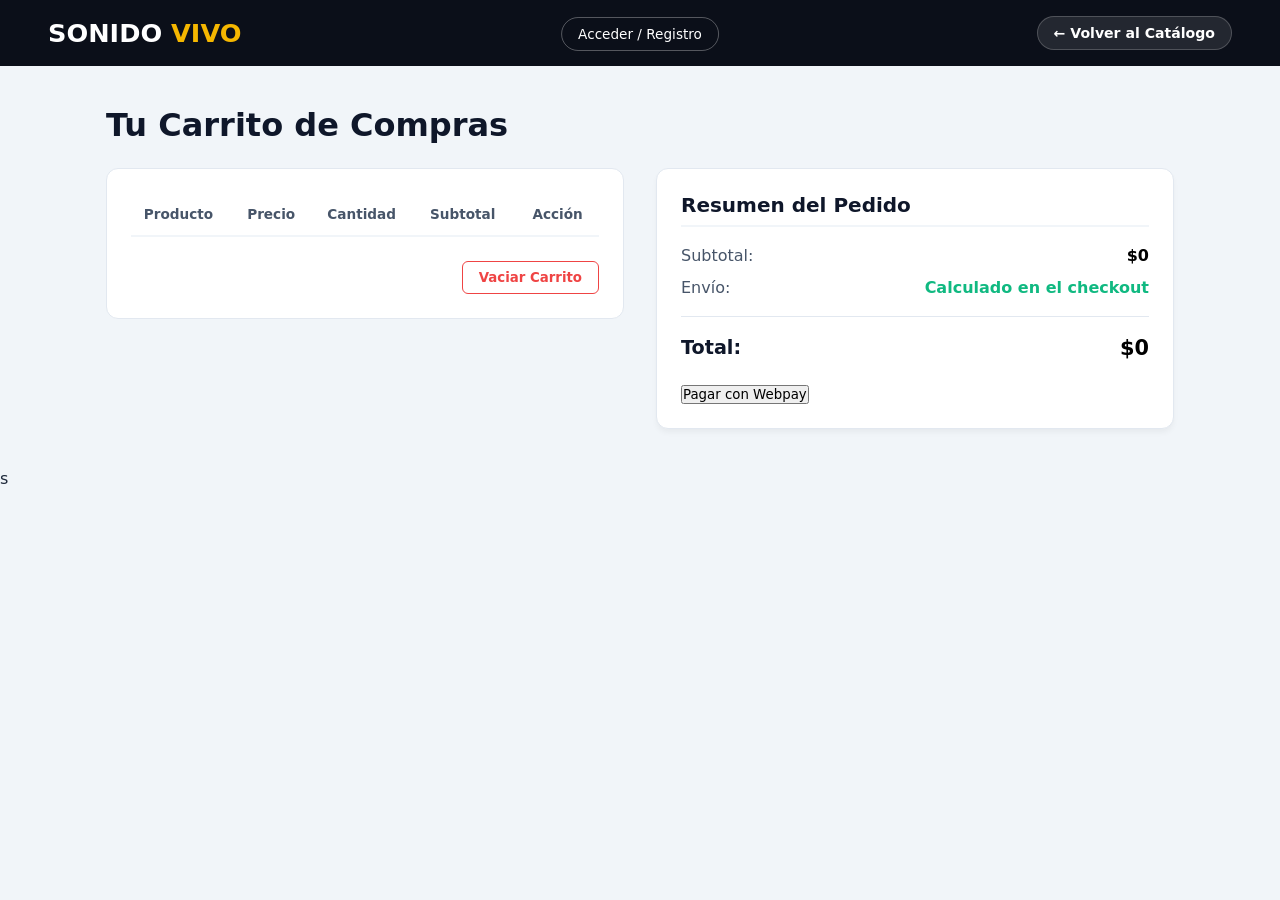
<file: carrito.html>
<!DOCTYPE html>
<html lang="es">
<head>
  <meta charset="UTF-8">
  <meta name="viewport" content="width=device-width, initial-scale=1.0">
  <title>Carrito de Compras - Sonido Vivo</title>
  <link rel="icon" href="data:image/svg+xml,<svg xmlns='http://www.w3.org/2000/svg' viewBox='0 0 64 64'><rect width='64' height='64' rx='14' fill='%23d00000'/><text x='32' y='36' font-family='Arial, sans-serif' font-style='italic' font-weight='bold' font-size='38' fill='%23ffffff' text-anchor='middle' dominant-baseline='central' letter-spacing='-4'>sv</text></svg>">
  <link rel="stylesheet" href="css/main.css?v=4">
</head>
<body>

<header class="site-header">
  <div class="top-bar" style="display: flex; align-items: center; justify-content: space-between; position: relative;">

    <!-- Logo Izquierda -->
    <div class="brand-logo">
      <a href="index.html">SONIDO <span>VIVO</span></a>
    </div>

    <!-- Usuario Centro -->
    <div class="user-center" style="position: absolute; left: 50%; transform: translateX(-50%);">
      <a href="login.html" class="btn-auth-pill">Acceder / Registro</a>
    </div>

    <!-- Volver Derecha -->
    <div class="user-actions">
      <a href="productos.html" class="btn-catalog-link">← Volver al Catálogo</a>
    </div>

  </div>
</header>

  <main style="max-width: 1100px; margin: 2.5rem auto; padding: 0 1rem;">
    <h2 style="font-size: 2rem; color: #0f172a; margin-bottom: 1.5rem;">Tu Carrito de Compras</h2>

    <div style="display: grid; grid-template-columns: repeat(auto-fit, minmax(320px, 1fr)); gap: 2rem; align-items: start;">
      
      <!-- Tabla de Productos -->
      <section style="background: #ffffff; border-radius: 12px; border: 1px solid #e2e8f0; padding: 1.5rem; overflow-x: auto;">
        <table style="width: 100%; border-collapse: collapse; text-align: left;">
          <thead>
            <tr style="border-bottom: 2px solid #f1f5f9; color: #475569; font-size: 0.85rem;">
              <th style="padding: 0.8rem;">Producto</th>
              <th style="padding: 0.8rem;">Precio</th>
              <th style="padding: 0.8rem;">Cantidad</th>
              <th style="padding: 0.8rem;">Subtotal</th>
              <th style="padding: 0.8rem; text-align: center;">Acción</th>
            </tr>
          </thead>
          <tbody id="tabla-carrito-body">
            <!-- Inyección dinámica vía carrito.js -->
          </tbody>
        </table>

        <div style="margin-top: 1.5rem; text-align: right;">
          <button onclick="vaciarCarrito()" style="background: none; border: 1px solid #ef4444; color: #ef4444; padding: 0.5rem 1rem; border-radius: 6px; cursor: pointer; font-weight: 600;">
            Vaciar Carrito
          </button>
        </div>
      </section>

      <!-- Resumen de Pago -->
      <section style="background: #ffffff; border-radius: 12px; border: 1px solid #e2e8f0; padding: 1.5rem; box-shadow: 0 4px 6px -1px rgba(0,0,0,0.05);">
        <h3 style="font-size: 1.25rem; color: #0f172a; margin-bottom: 1.2rem; border-bottom: 2px solid #f1f5f9; padding-bottom: 0.5rem;">Resumen del Pedido</h3>
        
        <div style="display: flex; justify-content: space-between; margin-bottom: 0.8rem; color: #475569;">
          <span>Subtotal:</span>
          <strong id="cart-subtotal" style="color: #000000;">$0</strong>
        </div>

        <div style="display: flex; justify-content: space-between; margin-bottom: 1.2rem; color: #475569;">
          <span>Envío:</span>
          <span style="color: #10b981; font-weight: 600;">Calculado en el checkout</span>
        </div>

        <hr style="border: 0; border-top: 1px solid #e2e8f0; margin-bottom: 1.2rem;">

        <div style="display: flex; justify-content: space-between; margin-bottom: 1.5rem; font-size: 1.2rem;">
          <strong style="color: #0f172a;">Total:</strong>
          <strong id="cart-total" style="color: #000000; font-size: 1.3rem;">$0</strong>
        </div>


        <button onclick="procesarPago()" class="btn-primary-block">Pagar con Webpay</button>
      </section>

    </div>
  </main>

  <script src="js/datos.js"></script>
  <script src="js/carrito.js"></script>
  <script src="js/login.js"></script>
</body>
</html>
s
</file>
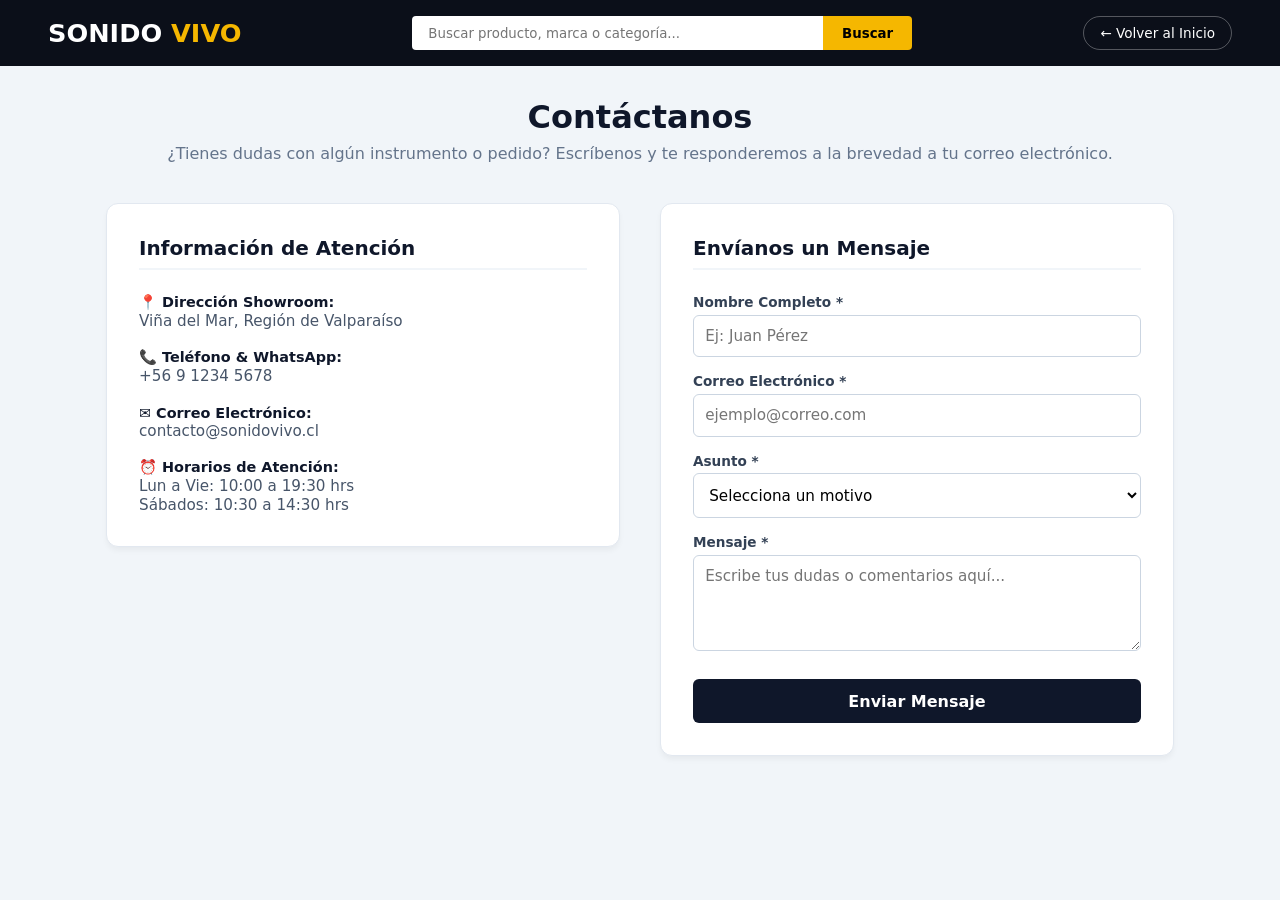
<file: contacto.html>
<!DOCTYPE html>
<html lang="es">
<head>
  <meta charset="UTF-8">
  <meta name="viewport" content="width=device-width, initial-scale=1.0">
  <title>Contacto - Sonido Vivo</title>

  <!-- Favicon oficial SV -->
  <link rel="icon" href="data:image/svg+xml,<svg xmlns='http://www.w3.org/2000/svg' viewBox='0 0 64 64'><defs><linearGradient id='grad' x1='0%25' y1='0%25' x2='100%25' y2='100%25'><stop offset='0%25' stop-color='%23e11d48'/><stop offset='100%25' stop-color='%23be123c'/></linearGradient></defs><rect width='64' height='64' rx='16' fill='url(%23grad)'/><text x='32' y='36' font-family='Arial, sans-serif' font-style='italic' font-weight='bold' font-size='38' fill='%23ffffff' text-anchor='middle' dominant-baseline='central' letter-spacing='-4'>sv</text></svg>">

  <link rel="stylesheet" href="css/main.css?v=4">
</head>
<body>

  <!-- Encabezado de la página -->
  <header class="site-header">
    <div class="top-bar">
      <div class="brand-logo">
        <a href="index.html">SONIDO <span>VIVO</span></a>
      </div>
      <div class="header-search-bar">
        <input type="text" id="search-input" placeholder="Buscar producto, marca o categoría...">
        <button type="button" id="search-button">Buscar</button>
      </div>
      <div class="user-actions">
        <a href="index.html" class="btn-auth-pill">← Volver al Inicio</a>
      </div>
    </div>
  </header>

  <!-- Contenido principal -->
  <main class="shop-section-container" style="max-width: 1100px; margin: 2rem auto; padding: 0 1rem;">
    
    <div class="shop-header-intro" style="text-align: center; margin-bottom: 2.5rem;">
      <h2 style="font-size: 2rem; color: #0f172a; margin-bottom: 0.5rem;">Contáctanos</h2>
      <p style="color: #64748b; font-size: 1rem;">¿Tienes dudas con algún instrumento o pedido? Escríbenos y te responderemos a la brevedad a tu correo electrónico.</p>
    </div>

    <div style="display: grid; grid-template-columns: repeat(auto-fit, minmax(320px, 1fr)); gap: 2.5rem; align-items: start;">
      
      <!-- Información de Contacto -->
      <section style="background-color: #ffffff; padding: 2rem; border-radius: 12px; border: 1px solid #e2e8f0; box-shadow: 0 4px 6px -1px rgba(0, 0, 0, 0.05);">
        <h3 style="font-size: 1.25rem; color: #0f172a; margin-bottom: 1.5rem; border-bottom: 2px solid #f1f5f9; padding-bottom: 0.5rem;">Información de Atención</h3>
        
        <div style="display: flex; flex-direction: column; gap: 1.2rem;">
          <div>
            <strong style="color: #0f172a; display: block; font-size: 0.9rem;">📍 Dirección Showroom:</strong>
            <span style="color: #475569; font-size: 0.95rem;">Viña del Mar, Región de Valparaíso</span>
          </div>

          <div>
            <strong style="color: #0f172a; display: block; font-size: 0.9rem;">📞 Teléfono & WhatsApp:</strong>
            <span style="color: #475569; font-size: 0.95rem;">+56 9 1234 5678</span>
          </div>

          <div>
            <strong style="color: #0f172a; display: block; font-size: 0.9rem;">✉️ Correo Electrónico:</strong>
            <span style="color: #475569; font-size: 0.95rem;">contacto@sonidovivo.cl</span>
          </div>

          <div>
            <strong style="color: #0f172a; display: block; font-size: 0.9rem;">⏰ Horarios de Atención:</strong>
            <span style="color: #475569; font-size: 0.95rem;">Lun a Vie: 10:00 a 19:30 hrs<br>Sábados: 10:30 a 14:30 hrs</span>
          </div>
        </div>
      </section>

      <!-- Formulario de Contacto -->
      <section style="background-color: #ffffff; padding: 2rem; border-radius: 12px; border: 1px solid #e2e8f0; box-shadow: 0 4px 6px -1px rgba(0, 0, 0, 0.05);">
        <h3 style="font-size: 1.25rem; color: #0f172a; margin-bottom: 1.5rem; border-bottom: 2px solid #f1f5f9; padding-bottom: 0.5rem;">Envíanos un Mensaje</h3>
        
        <form id="contact-form" style="display: flex; flex-direction: column; gap: 1rem;">
          <div>
            <label for="nombre" style="display: block; font-size: 0.85rem; font-weight: 600; color: #334155; margin-bottom: 0.3rem;">Nombre Completo *</label>
            <input type="text" id="nombre" name="nombre" required placeholder="Ej: Juan Pérez" style="width: 100%; padding: 0.7rem; border: 1px solid #cbd5e1; border-radius: 6px; font-size: 0.95rem;">
          </div>

          <div>
            <label for="email" style="display: block; font-size: 0.85rem; font-weight: 600; color: #334155; margin-bottom: 0.3rem;">Correo Electrónico *</label>
            <input type="email" id="email" name="email" required placeholder="ejemplo@correo.com" style="width: 100%; padding: 0.7rem; border: 1px solid #cbd5e1; border-radius: 6px; font-size: 0.95rem;">
          </div>

          <div>
            <label for="asunto" style="display: block; font-size: 0.85rem; font-weight: 600; color: #334155; margin-bottom: 0.3rem;">Asunto *</label>
            <select id="asunto" name="asunto" required style="width: 100%; padding: 0.7rem; border: 1px solid #cbd5e1; border-radius: 6px; font-size: 0.95rem; background-color: #fff;">
              <option value="" disabled selected>Selecciona un motivo</option>
              <option value="consulta">Consulta sobre un Producto</option>
              <option value="despacho">Estado de mi Pedido / Despacho</option>
              <option value="garantia">Garantía o Soporte Técnico</option>
              <option value="otro">Otro Motivo</option>
            </select>
          </div>

          <div>
            <label for="mensaje" style="display: block; font-size: 0.85rem; font-weight: 600; color: #334155; margin-bottom: 0.3rem;">Mensaje *</label>
            <textarea id="mensaje" name="mensaje" rows="4" required placeholder="Escribe tus dudas o comentarios aquí..." style="width: 100%; padding: 0.7rem; border: 1px solid #cbd5e1; border-radius: 6px; font-size: 0.95rem; resize: vertical;"></textarea>
          </div>

          <button type="submit" style="background-color: #0f172a; color: #ffffff; padding: 0.8rem; border: none; border-radius: 6px; font-weight: 700; cursor: pointer; font-size: 1rem; margin-top: 0.5rem; transition: background 0.2s;">
            Enviar Mensaje
          </button>
        </form>
      </section>

    </div>
  </main>

  <!-- Modal de confirmación estilizado -->
  <div id="modal-exito" style="display: none; position: fixed; top: 0; left: 0; width: 100%; height: 100%; background: rgba(15, 23, 42, 0.75); backdrop-filter: blur(4px); z-index: 9999; align-items: center; justify-content: center;">
    <div style="background: #ffffff; padding: 2.5rem; border-radius: 16px; max-width: 450px; width: 90%; text-align: center; box-shadow: 0 20px 25px -5px rgba(0, 0, 0, 0.2);">
      <div style="font-size: 3rem; margin-bottom: 0.5rem;">🎉</div>
      <h3 style="font-size: 1.5rem; color: #0f172a; margin-bottom: 0.8rem; font-weight: 800;">¡Mensaje Enviado!</h3>
      <p style="color: #475569; font-size: 0.95rem; line-height: 1.5; margin-bottom: 1.8rem;">
        Gracias por contactarnos. Tu mensaje ha sido enviado correctamente. Te responderemos al correo proporcionado a la brevedad.
      </p>
      <button onclick="window.location.href='index.html'" style="background: #e91e63; color: #ffffff; font-weight: 700; border: none; padding: 0.8rem 1.8rem; border-radius: 8px; font-size: 1rem; cursor: pointer; transition: background 0.2s;">
        Volver al Inicio
      </button>
    </div>
  </div>

  <script src="js/login.js"></script>

  <script>
    document.addEventListener("DOMContentLoaded", () => {
      // Manejo de la búsqueda desde el header
      const searchBtn = document.getElementById('search-button');
      const searchInput = document.getElementById('search-input');

      if (searchBtn && searchInput) {
        searchBtn.addEventListener('click', () => {
          const query = searchInput.value.trim();
          if (query) window.location.href = `productos.html?buscar=${encodeURIComponent(query)}`;
        });
        searchInput.addEventListener('keypress', (e) => {
          if (e.key === 'Enter') {
            const query = e.target.value.trim();
            if (query) window.location.href = `productos.html?buscar=${encodeURIComponent(query)}`;
          }
        });
      }

      // Despliegue del modal en lugar de alert()
      const form = document.getElementById('contact-form');
      const modal = document.getElementById('modal-exito');

      if (form && modal) {
        form.addEventListener('submit', (e) => {
          e.preventDefault();
          modal.style.display = 'flex';
        });
      }
    });
  </script>
</file>
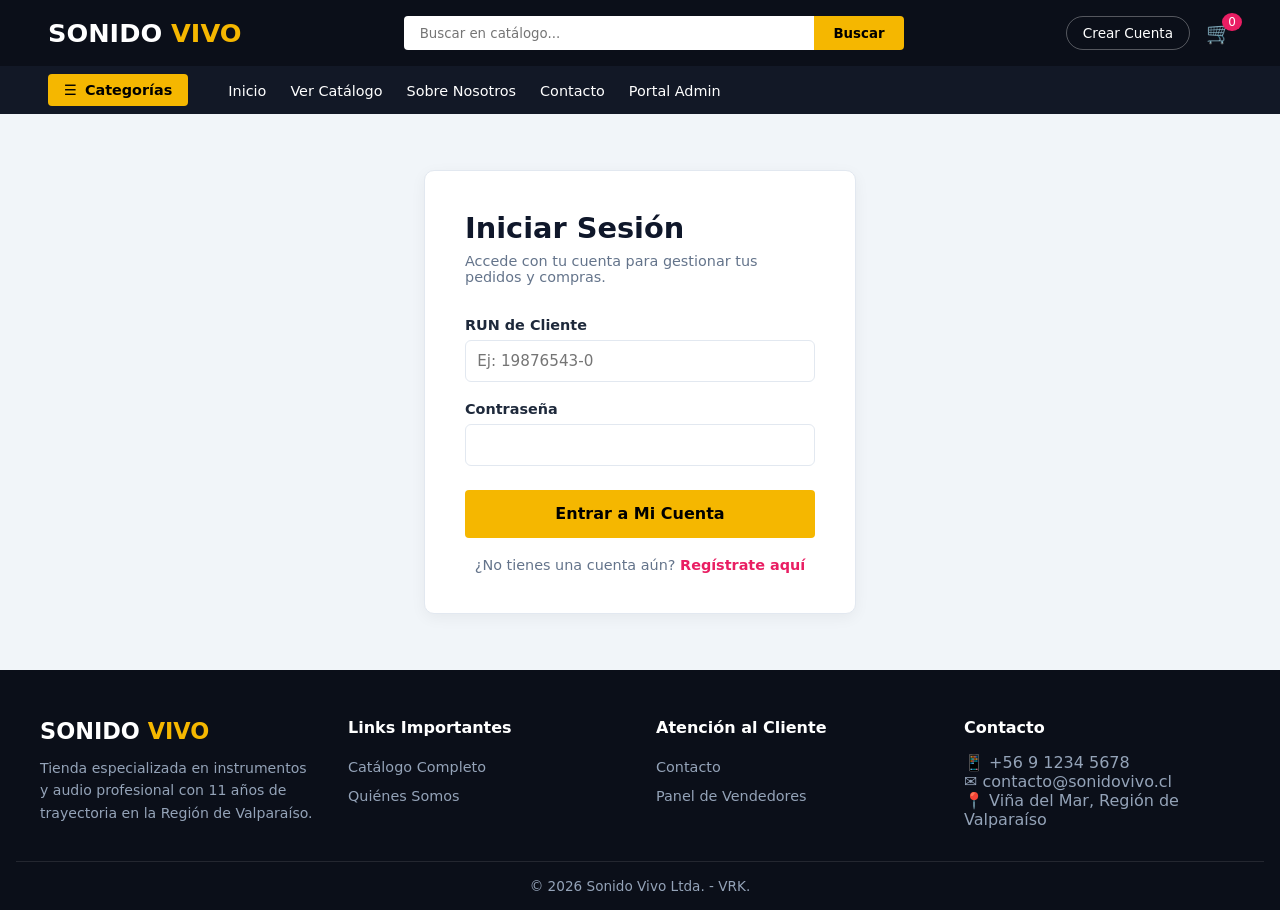
<file: login.html>
<!DOCTYPE html>
<html lang="es">
<head>
  <meta charset="UTF-8">
  <meta name="viewport" content="width=device-width, initial-scale=1.0">
  <meta name="description" content="Inicio de Sesión - Sonido Vivo Viña del Mar.">
  <title>Iniciar Sesión | Sonido Vivo</title>
  <link rel="icon" href="data:image/svg+xml,<svg xmlns='http://www.w3.org/2000/svg' viewBox='0 0 64 64'><rect width='64' height='64' rx='14' fill='%23d00000'/><text x='32' y='36' font-family='Arial, sans-serif' font-style='italic' font-weight='bold' font-size='38' fill='%23ffffff' text-anchor='middle' dominant-baseline='central' letter-spacing='-4'>sv</text></svg>">
  <link rel="stylesheet" href="css/main.css">
</head>
<body>

  <!-- Header Superior -->
  <header class="site-header">
    <div class="top-bar">
      <div class="brand-logo">
        <a href="index.html">SONIDO <span>VIVO</span></a>
      </div>

      <div class="header-search-bar">
        <input type="text" id="header-search-input" placeholder="Buscar en catálogo...">
        <button type="button" id="btn-header-search">Buscar</button>
      </div>

      <div class="user-actions">
        <a href="registro.html" class="btn-auth-pill">Crear Cuenta</a>
        <a href="carrito.html" class="cart-icon-btn" title="Ver Carrito">🛒
          <span class="cart-badge-count" id="cart-count">0</span>
        </a>
      </div>
    </div>

    <nav class="sub-nav-bar" aria-label="Navegación principal">
      <div class="sub-nav-container">
        <!-- Menu Hamburguesa -->
        <details class="hamburger-menu">
          <summary class="hamburger-btn">
            <span>☰</span> Categorías
          </summary>
          <ul class="hamburger-dropdown">
            <li><a href="productos.html">Todos los productos</a></li>
            <li><a href="productos.html?cat=guitarras">Guitarras</a></li>
            <li><a href="productos.html?cat=bajos">Bajos Eléctricos</a></li>
            <li><a href="productos.html?cat=amplis">Amplificadores</a></li>
            <li><a href="productos.html?cat=pedales">Pedales de Efectos</a></li>
            <li><a href="productos.html?cat=baterias">Baterías & Percusión</a></li>
            <li><a href="productos.html?cat=teclados">Teclados y Pianos</a></li>
          </ul>
        </details>

        <!-- Links Principales -->
        <ul class="main-nav-links">
          <li><a href="index.html">Inicio</a></li>
          <li><a href="productos.html">Ver Catálogo</a></li>
          <li><a href="nosotros.html">Sobre Nosotros</a></li>
          <li><a href="contacto.html">Contacto</a></li>
          <li><a href="admin.html" class="link-panel-admin">Portal Admin</a></li>
        </ul>
      </div>
    </nav>
  </header>

  <!-- Contenedor del Formulario Login -->
  <main style="max-width: 480px; margin: 3.5rem auto; padding: 0 1.5rem;">
    <div style="background: #ffffff; padding: 2.5rem; border-radius: 10px; border: 1px solid var(--border-color); box-shadow: 0 4px 15px rgba(0,0,0,0.05);">
      
      <h2 style="font-size: 1.8rem; margin-bottom: 0.5rem; color: #0f172a;">Iniciar Sesión</h2>
      <p style="color: #64748b; font-size: 0.9rem; margin-bottom: 2rem;">Accede con tu cuenta para gestionar tus pedidos y compras.</p>

      <form id="form-login" novalidate>
        
        <!-- RUT -->
        <div style="margin-bottom: 1.2rem;">
          <label for="login-run" style="display: block; font-weight: 600; font-size: 0.9rem; margin-bottom: 0.4rem;">RUN de Cliente</label>
          <input type="text" id="login-run" name="run" maxlength="10" placeholder="Ej: 19876543-0" style="width: 100%; padding: 0.7rem; border: 1px solid var(--border-color); border-radius: 6px; outline: none; font-size: 0.95rem;" required>
          <span class="msg-error" id="error-login-run" style="display: none; color: #ef4444; font-size: 0.8rem; margin-top: 0.3rem;"></span>
        </div>

        <!-- Contraseña -->
        <div style="margin-bottom: 1.5rem;">
          <label for="login-password" style="display: block; font-weight: 600; font-size: 0.9rem; margin-bottom: 0.4rem;">Contraseña</label>
          <input type="password" id="login-password" name="password" maxlength="30" style="width: 100%; padding: 0.7rem; border: 1px solid var(--border-color); border-radius: 6px; outline: none; font-size: 0.95rem;" required>
          <span class="msg-error" id="error-login-password" style="display: none; color: #ef4444; font-size: 0.8rem; margin-top: 0.3rem;"></span>
        </div>

        <!-- Botón Acceder -->
        <button type="submit" class="btn-slide-cta" style="width: 100%; padding: 0.9rem; border: none; font-size: 1rem; cursor: pointer; text-align: center; margin-bottom: 1.2rem;">
          Entrar a Mi Cuenta
        </button>

        <p style="text-align: center; font-size: 0.9rem; color: #64748b;">
          ¿No tienes una cuenta aún? 
          <a href="registro.html" style="color: var(--accent-pink); font-weight: 600; text-decoration: none;">Regístrate aquí</a>
        </p>

      </form>
    </div>
  </main>

  <!-- Footer -->
  <footer class="deep-footer">
    <div class="footer-inner">
      <div class="footer-col-about">
        <div class="footer-logo">SONIDO <span>VIVO</span></div>
        <p style="font-size: 0.88rem; line-height: 1.6;">Tienda especializada en instrumentos y audio profesional con 11 años de trayectoria en la Región de Valparaíso.</p>
      </div>
      <div>
        <h4 class="footer-col-title">Links Importantes</h4>
        <ul class="footer-links-list">
          <li><a href="productos.html">Catálogo Completo</a></li>
          <li><a href="nosotros.html">Quiénes Somos</a></li>
        </ul>
      </div>
      <div>
        <h4 class="footer-col-title">Atención al Cliente</h4>
        <ul class="footer-links-list">
          <li><a href="contacto.html">Contacto</a></li>
          <li><a href="admin/home.html">Panel de Vendedores</a></li>
        </ul>
      </div>
      <div class="footer-contact-items">
        <h4 class="footer-col-title">Contacto</h4>
        <p>📱 +56 9 1234 5678</p>
        <p>✉️ contacto@sonidovivo.cl</p>
        <p>📍 Viña del Mar, Región de Valparaíso</p>
      </div>
    </div>
    <div class="deep-footer-bottom">
      <p>&copy; 2026 Sonido Vivo Ltda. - VRK.</p>
    </div>
  </footer>

  <!-- Modal de confirmación de Login -->
  <div id="modal-exito-login" style="display: none; position: fixed; top: 0; left: 0; width: 100%; height: 100%; background: rgba(15, 23, 42, 0.75); backdrop-filter: blur(4px); z-index: 9999; align-items: center; justify-content: center;">
    <div style="background: #ffffff; padding: 2.5rem; border-radius: 16px; max-width: 450px; width: 90%; text-align: center; box-shadow: 0 20px 25px -5px rgba(0, 0, 0, 0.2);">
      <div style="font-size: 3rem; margin-bottom: 0.5rem;">👋</div>
      <h3 id="modal-login-saludo" style="font-size: 1.5rem; color: #0f172a; margin-bottom: 0.8rem; font-weight: 800;">¡Bienvenido!</h3>
      <p style="color: #475569; font-size: 0.95rem; line-height: 1.5; margin-bottom: 1.8rem;">
        Has iniciado sesión correctamente. Ya puedes revisar tus compras y acceder a los beneficios de tu cuenta.
      </p>
      <button id="btn-ir-catalogo" style="background: var(--accent-pink, #e91e63); color: #ffffff; font-weight: 700; border: none; padding: 0.8rem 1.8rem; border-radius: 8px; font-size: 1rem; cursor: pointer; transition: background 0.2s;">
        Ir a la Tienda
      </button>
    </div>
  </div>

  <!-- Script de Login -->
  <script src="js/login.js"></script>
  <script>
    document.addEventListener("DOMContentLoaded", () => {
      // 1. Contador de Carrito
      const carrito = JSON.parse(localStorage.getItem("sonido_vivo_carrito")) || [];
      const totalItems = carrito.reduce((acc, item) => acc + item.cantidad, 0);
      const cartCountEl = document.getElementById("cart-count");
      if (cartCountEl) cartCountEl.textContent = totalItems;

      // 2. Buscador del Header
      const searchInput = document.getElementById("header-search-input");
      const btnSearch = document.getElementById("btn-header-search");
      function buscar() {
        const query = searchInput.value.trim();
        if (query.length > 0) {
          window.location.href = `productos.html?buscar=${encodeURIComponent(query)}`;
        }
      }
      if (btnSearch && searchInput) {
        btnSearch.addEventListener("click", buscar);
        searchInput.addEventListener("keypress", (e) => {
          if (e.key === "Enter") buscar();
        });
      }
    });
  </script>
</body>
</html>
</file>
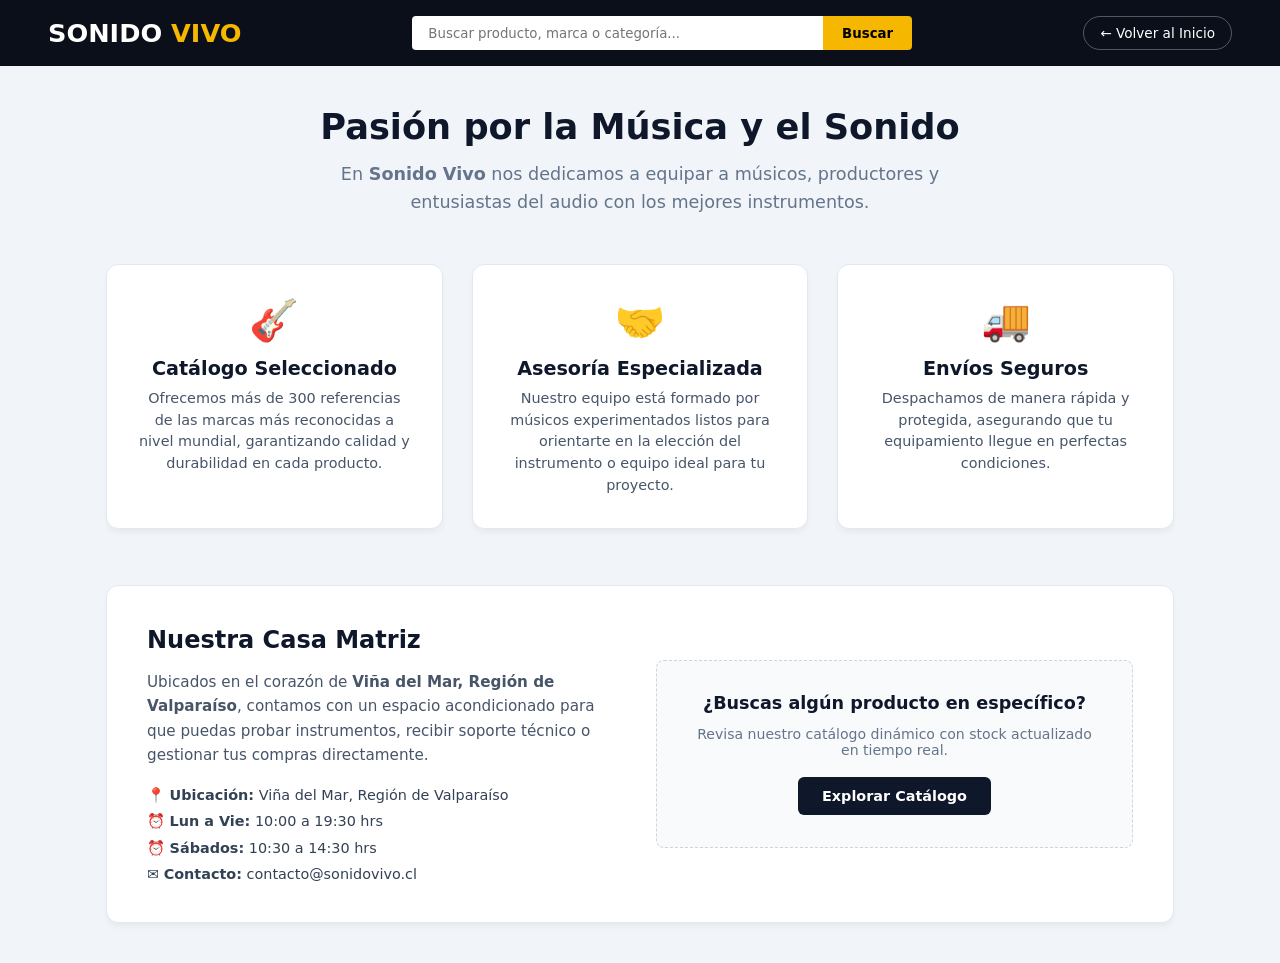
<file: nosotros.html>
<!DOCTYPE html>
<html lang="es">
<head>
  <meta charset="UTF-8">
  <meta name="viewport" content="width=device-width, initial-scale=1.0">
  <title>Sobre Nosotros - Sonido Vivo</title>

  <!-- Favicon oficial SV -->
  <link rel="icon" href="data:image/svg+xml,<svg xmlns='http://www.w3.org/2000/svg' viewBox='0 0 64 64'><rect width='64' height='64' rx='14' fill='%23d00000'/><text x='32' y='36' font-family='Arial, sans-serif' font-style='italic' font-weight='bold' font-size='38' fill='%23ffffff' text-anchor='middle' dominant-baseline='central' letter-spacing='-4'>sv</text></svg>">

  <link rel="stylesheet" href="css/main.css?v=4">
</head>
<body>

  <!-- Encabezado de la página -->
  <header class="site-header">
    <div class="top-bar">
      <div class="brand-logo">
        <a href="index.html">SONIDO <span>VIVO</span></a>
      </div>
      <div class="header-search-bar">
        <input type="text" id="search-input" placeholder="Buscar producto, marca o categoría...">
        <button type="button" id="search-button">Buscar</button>
      </div>
      <div class="user-actions">
        <a href="index.html" class="btn-auth-pill">← Volver al Inicio</a>
      </div>
    </div>
  </header>

  <!-- Contenido Principal -->
  <main class="shop-section-container" style="max-width: 1100px; margin: 2.5rem auto; padding: 0 1rem;">
    
    <!-- Hero / Presentación -->
    <div style="text-align: center; margin-bottom: 3rem;">
      <h2 style="font-size: 2.2rem; color: #0f172a; margin-bottom: 0.8rem; font-weight: 800;">Pasión por la Música y el Sonido</h2>
      <p style="color: #64748b; font-size: 1.1rem; max-width: 700px; margin: 0 auto; line-height: 1.6;">
        En <strong>Sonido Vivo</strong> nos dedicamos a equipar a músicos, productores y entusiastas del audio con los mejores instrumentos.
      </p>
    </div>

    <!-- Valores y Pilares (3 Columnas) -->
    <div style="display: grid; grid-template-columns: repeat(auto-fit, minmax(280px, 1fr)); gap: 1.8rem; margin-bottom: 3.5rem;">
      
      <div style="background: #ffffff; padding: 2rem; border-radius: 12px; border: 1px solid #e2e8f0; text-align: center; box-shadow: 0 4px 6px -1px rgba(0,0,0,0.05);">
        <div style="font-size: 2.5rem; margin-bottom: 0.8rem;">🎸</div>
        <h3 style="font-size: 1.2rem; color: #0f172a; margin-bottom: 0.5rem; font-weight: 700;">Catálogo Seleccionado</h3>
        <p style="color: #475569; font-size: 0.9rem; line-height: 1.5;">
          Ofrecemos más de 300 referencias de las marcas más reconocidas a nivel mundial, garantizando calidad y durabilidad en cada producto.
        </p>
      </div>

      <div style="background: #ffffff; padding: 2rem; border-radius: 12px; border: 1px solid #e2e8f0; text-align: center; box-shadow: 0 4px 6px -1px rgba(0,0,0,0.05);">
        <div style="font-size: 2.5rem; margin-bottom: 0.8rem;">🤝</div>
        <h3 style="font-size: 1.2rem; color: #0f172a; margin-bottom: 0.5rem; font-weight: 700;">Asesoría Especializada</h3>
        <p style="color: #475569; font-size: 0.9rem; line-height: 1.5;">
          Nuestro equipo está formado por músicos experimentados listos para orientarte en la elección del instrumento o equipo ideal para tu proyecto.
        </p>
      </div>

      <div style="background: #ffffff; padding: 2rem; border-radius: 12px; border: 1px solid #e2e8f0; text-align: center; box-shadow: 0 4px 6px -1px rgba(0,0,0,0.05);">
        <div style="font-size: 2.5rem; margin-bottom: 0.8rem;">🚚</div>
        <h3 style="font-size: 1.2rem; color: #0f172a; margin-bottom: 0.5rem; font-weight: 700;">Envíos Seguros</h3>
        <p style="color: #475569; font-size: 0.9rem; line-height: 1.5;">
          Despachamos de manera rápida y protegida, asegurando que tu equipamiento llegue en perfectas condiciones.
        </p>
      </div>

    </div>

    <!-- Sección de Historia y Ubicación -->
    <div style="background: #ffffff; border-radius: 12px; border: 1px solid #e2e8f0; padding: 2.5rem; display: grid; grid-template-columns: repeat(auto-fit, minmax(300px, 1fr)); gap: 2rem; align-items: center; box-shadow: 0 4px 6px -1px rgba(0,0,0,0.05);">
      <div>
        <h3 style="font-size: 1.5rem; color: #0f172a; margin-bottom: 1rem; font-weight: 800;">Nuestra Casa Matriz</h3>
        <p style="color: #475569; line-height: 1.6; margin-bottom: 1.2rem; font-size: 0.95rem;">
          Ubicados en el corazón de <strong>Viña del Mar, Región de Valparaíso</strong>, contamos con un espacio acondicionado para que puedas probar instrumentos, recibir soporte técnico o gestionar tus compras directamente.
        </p>
        <ul style="list-style: none; padding: 0; display: flex; flex-direction: column; gap: 0.6rem; color: #334155; font-size: 0.9rem;">
          <li>📍 <strong>Ubicación:</strong> Viña del Mar, Región de Valparaíso</li>
          <li>⏰ <strong>Lun a Vie:</strong> 10:00 a 19:30 hrs</li>
          <li>⏰ <strong>Sábados:</strong> 10:30 a 14:30 hrs</li>
          <li>✉️ <strong>Contacto:</strong> contacto@sonidovivo.cl</li>
        </ul>
      </div>

      <div style="text-align: center; background: #f8fafc; padding: 2rem; border-radius: 8px; border: 1px dashed #cbd5e1;">
        <h4 style="font-size: 1.1rem; color: #0f172a; margin-bottom: 0.8rem;">¿Buscas algún producto en específico?</h4>
        <p style="color: #64748b; font-size: 0.88rem; margin-bottom: 1.2rem;">Revisa nuestro catálogo dinámico con stock actualizado en tiempo real.</p>
        <a href="productos.html" style="display: inline-block; background: #0f172a; color: #ffffff; padding: 0.7rem 1.5rem; border-radius: 6px; text-decoration: none; font-weight: 700; font-size: 0.9rem;">Explorar Catálogo</a>
      </div>
    </div>

  </main>
<script src="js/login.js"></script>
  <script>

    
    document.addEventListener("DOMContentLoaded", () => {
      const searchBtn = document.getElementById('search-button');
      const searchInput = document.getElementById('search-input');

      if (searchBtn && searchInput) {
        searchBtn.addEventListener('click', () => {
          const query = searchInput.value.trim();
          if (query) window.location.href = `productos.html?buscar=${encodeURIComponent(query)}`;
        });
        searchInput.addEventListener('keypress', (e) => {
          if (e.key === 'Enter') {
            const query = e.target.value.trim();
            if (query) window.location.href = `productos.html?buscar=${encodeURIComponent(query)}`;
          }
        });
      }
    });
  </script>
</body>
</html>
</file>
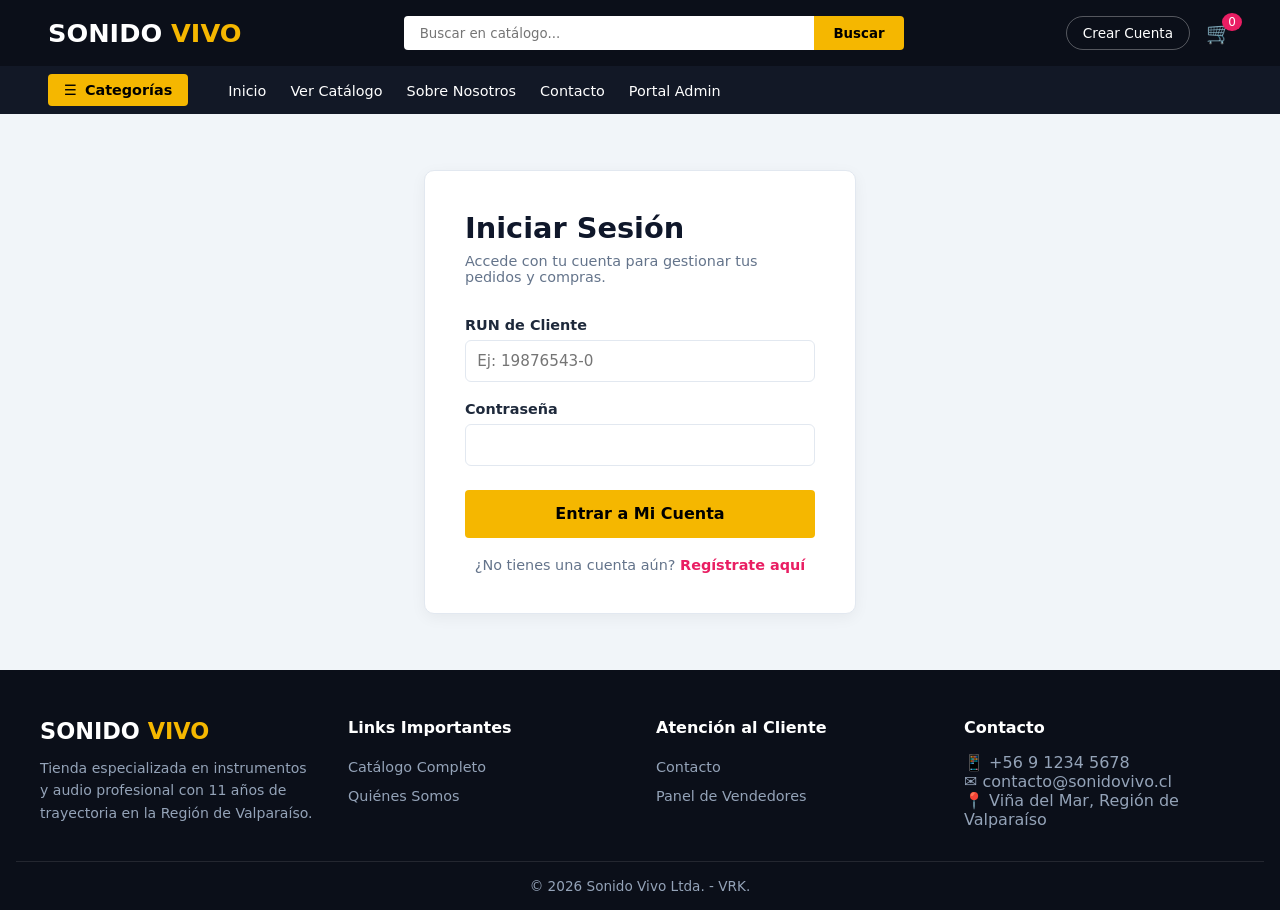
<file: perfil.html>
<!DOCTYPE html>
<html lang="es">
<head>
  <meta charset="UTF-8">
  <meta name="viewport" content="width=device-width, initial-scale=1.0">
  <title>Mi Perfil | SONIDO VIVO</title>
  <link rel="icon" href="data:image/svg+xml,<svg xmlns='http://www.w3.org/2000/svg' viewBox='0 0 64 64'><rect width='64' height='64' rx='14' fill='%23d00000'/><text x='32' y='36' font-family='Arial, sans-serif' font-style='italic' font-weight='bold' font-size='38' fill='%23ffffff' text-anchor='middle' dominant-baseline='central' letter-spacing='-4'>sv</text></svg>">
  <link rel="stylesheet" href="css/main.css">
  <style>
    .profile-container {
      max-width: 1100px;
      margin: 2rem auto;
      padding: 0 1rem;
      display: grid;
      grid-template-columns: 1fr 2fr;
      gap: 2rem;
    }

    .profile-card {
      background: #ffffff;
      border: 1px solid #e2e8f0;
      border-radius: 8px;
      padding: 1.5rem;
      height: fit-content;
    }

    .profile-card h2 {
      margin-bottom: 1rem;
      font-size: 1.3rem;
      color: var(--bg-dark);
      border-bottom: 2px solid var(--accent-yellow);
      padding-bottom: 0.5rem;
    }

    .info-group {
      margin-bottom: 0.8rem;
    }

    .info-group label {
      display: block;
      font-size: 0.8rem;
      color: #64748b;
      font-weight: 600;
    }

    .info-group span {
      font-size: 1rem;
      color: #0f172a;
      font-weight: 600;
    }

    .btn-logout {
      width: 100%;
      margin-top: 1.5rem;
      padding: 0.6rem;
      background-color: #ef4444;
      color: white;
      border: none;
      border-radius: 6px;
      font-weight: bold;
      cursor: pointer;
      transition: background 0.2s;
    }

    .btn-logout:hover {
      background-color: #dc2626;
    }

    .order-card {
      background: #ffffff;
      border: 1px solid #e2e8f0;
      border-radius: 8px;
      padding: 1.2rem;
      margin-bottom: 1rem;
    }

    .order-header {
      display: flex;
      justify-content: space-between;
      align-items: center;
      border-bottom: 1px solid #f1f5f9;
      padding-bottom: 0.5rem;
      margin-bottom: 0.8rem;
    }

    .order-id {
      font-weight: bold;
      color: var(--bg-dark);
    }

    .order-date {
      font-size: 0.85rem;
      color: #64748b;
    }

    .order-items {
      list-style: none;
      padding: 0;
      margin: 0 0 0.8rem 0;
    }

    .order-items li {
      display: flex;
      justify-content: space-between;
      font-size: 0.9rem;
      padding: 0.3rem 0;
    }

    .order-total {
      text-align: right;
      font-weight: 800;
      font-size: 1.1rem;
      color: #0f172a;
      border-top: 1px dashed #e2e8f0;
      padding-top: 0.5rem;
    }

    @media (max-width: 768px) {
      .profile-container {
        grid-template-columns: 1fr;
      }
    }
  </style>
</head>
<body>

  <!-- Encabezado -->
  <header class="site-header">
    <div class="top-bar" style="display: flex; align-items: center; justify-content: space-between; position: relative;">
      
      <div class="brand-logo">
        <a href="index.html">SONIDO <span>VIVO</span></a>
      </div>

      <div class="user-center" style="position: absolute; left: 50%; transform: translateX(-50%);">
        <a href="perfil.html" class="btn-auth-pill">Mi Perfil</a>
      </div>

      <div class="user-actions">
        <a href="productos.html" class="btn-catalog-link">← Volver al Catálogo</a>
      </div>

    </div>
  </header>

  <!-- Contenido del Perfil -->
  <main class="profile-container">

    <!-- Tarjeta de Datos del Usuario -->
    <section class="profile-card">
      <h2>Mi Información</h2>
      
      <div class="info-group">
        <label>Nombre Completo</label>
        <span id="user-nombre">Cargando...</span>
      </div>

      <div class="info-group">
        <label>RUN / Identificación</label>
        <span id="user-run">Cargando...</span>
      </div>

      <div class="info-group">
        <label>Correo Electrónico</label>
        <span id="user-email">Cargando...</span>
      </div>

      <div class="info-group">
        <label>Teléfono</label>
        <span id="user-telefono">Cargando...</span>
      </div>

      <button id="btn-cerrar-sesion" class="btn-logout">Cerrar Sesión</button>
    </section>

    <!-- Historial de Compras -->
    <section class="profile-card">
      <h2>Historial de Compras</h2>
      <div id="contenedor-historial">
        <!-- Las compras realizadas se cargarán dinámicamente -->
      </div>
    </section>

  </main>

  <script src="js/login.js"></script>
  <script src="js/perfil.js"></script>
</body>
</html>
</file>
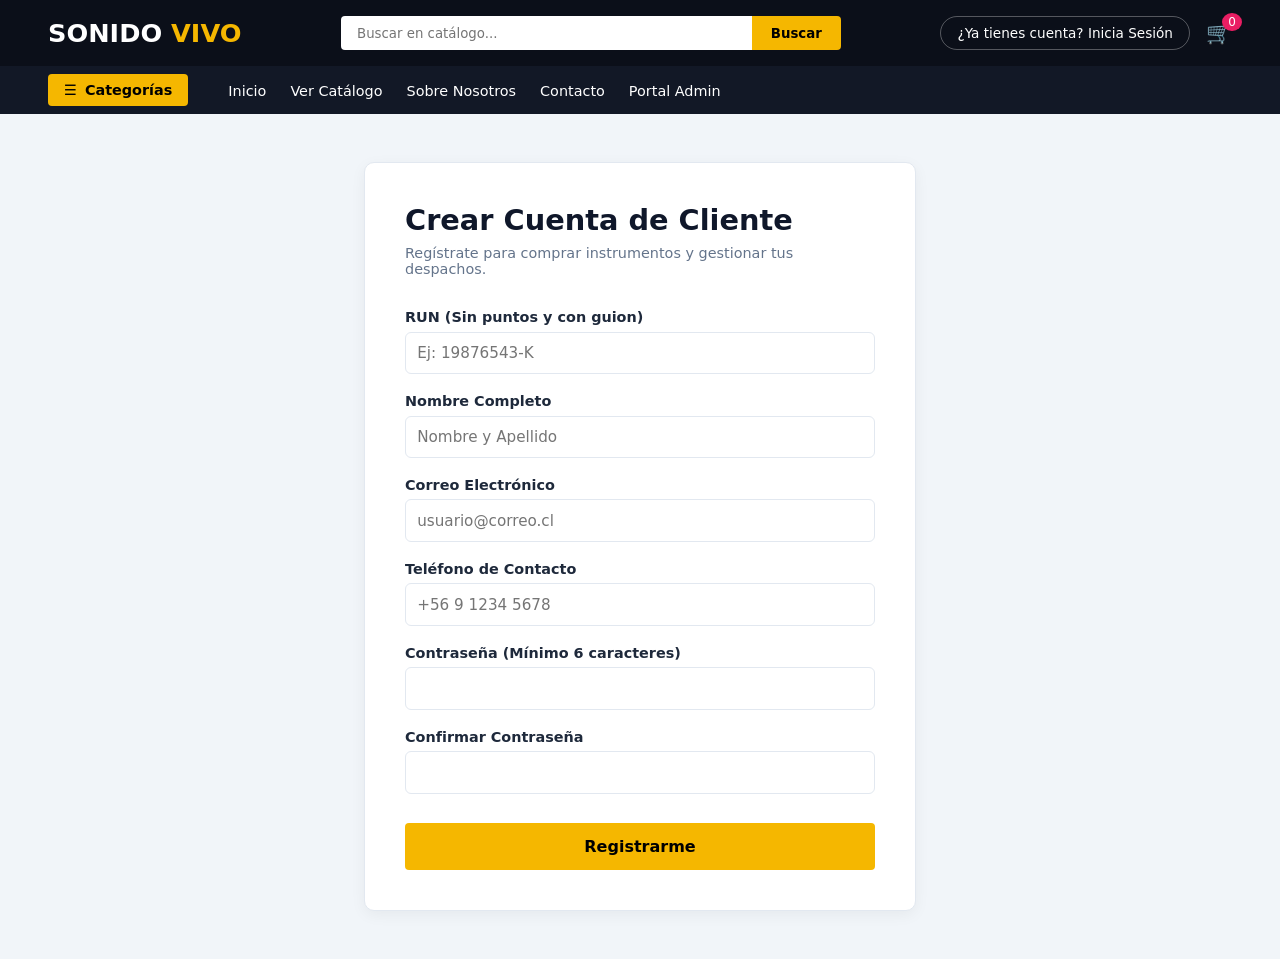
<file: registro.html>
<!DOCTYPE html>
<html lang="es">
<head>
    <meta charset="UTF-8">
    <meta name="viewport" content="width=device-width, initial-scale=1.0">
    <meta name="description" content="Registro de Clientes - Sonido Vivo Viña del Mar.">
    <title>Crear Cuenta | Sonido Vivo</title>
    <link rel="icon" href="data:image/svg+xml,<svg xmlns='http://www.w3.org/2000/svg' viewBox='0 0 64 64'><rect width='64' height='64' rx='14' fill='%23d00000'/><text x='32' y='36' font-family='Arial, sans-serif' font-style='italic' font-weight='bold' font-size='38' fill='%23ffffff' text-anchor='middle' dominant-baseline='central' letter-spacing='-4'>sv</text></svg>">
    <link rel="stylesheet" href="css/main.css">
</head>
<body>

    <!-- Header Superior -->
    <header class="site-header">
    <div class="top-bar">
      <div class="brand-logo">
        <a href="index.html">SONIDO <span>VIVO</span></a>
      </div>

      <div class="header-search-bar">
        <input type="text" id="header-search-input" placeholder="Buscar en catálogo...">
        <button type="button" id="btn-header-search">Buscar</button>
      </div>

      <div class="user-actions">
        <a href="login.html" class="btn-auth-pill">¿Ya tienes cuenta? Inicia Sesión</a>
        <a href="carrito.html" class="cart-icon-btn" title="Ver Carrito">🛒
          <span class="cart-badge-count" id="cart-count">0</span>
        </a>
      </div>
    </div>

    <nav class="sub-nav-bar" aria-label="Navegación principal">
      <div class="sub-nav-container">
        <!-- Menu Hamburguesa -->
        <details class="hamburger-menu">
          <summary class="hamburger-btn">
            <span>☰</span> Categorías
          </summary>
          <ul class="hamburger-dropdown">
            <li><a href="productos.html">Todos los productos</a></li>
            <li><a href="productos.html?cat=guitarras">Guitarras</a></li>
            <li><a href="productos.html?cat=bajos">Bajos Eléctricos</a></li>
            <li><a href="productos.html?cat=amplis">Amplificadores</a></li>
            <li><a href="productos.html?cat=pedales">Pedales de Efectos</a></li>
            <li><a href="productos.html?cat=baterias">Baterías & Percusión</a></li>
            <li><a href="productos.html?cat=teclados">Teclados y Pianos</a></li>
          </ul>
        </details>

        <!-- Links Principales -->
        <ul class="main-nav-links">
          <li><a href="index.html">Inicio</a></li>
          <li><a href="productos.html">Ver Catálogo</a></li>
          <li><a href="nosotros.html">Sobre Nosotros</a></li>
          <li><a href="contacto.html">Contacto</a></li>
          <li><a href="admin/home.html">Portal Admin</a></li>
        </ul>
      </div>
    </nav>
    </header>

    <!-- Formulario de Registro -->
    <main style="max-width: 600px; margin: 3rem auto; padding: 0 1.5rem;">
    <div style="background: #ffffff; padding: 2.5rem; border-radius: 10px; border: 1px solid var(--border-color); box-shadow: 0 4px 15px rgba(0,0,0,0.05);">
      
      <h2 style="font-size: 1.8rem; margin-bottom: 0.5rem; color: #0f172a;">Crear Cuenta de Cliente</h2>
      <p style="color: #64748b; font-size: 0.9rem; margin-bottom: 2rem;">Regístrate para comprar instrumentos y gestionar tus despachos.</p>

      <form id="form-registro" novalidate>
        
        <!-- RUT -->
        <div style="margin-bottom: 1.2rem;">
          <label for="run" style="display: block; font-weight: 600; font-size: 0.9rem; margin-bottom: 0.4rem;">RUN (Sin puntos y con guion)</label>
          <input type="text" id="run" name="run" maxlength="10" placeholder="Ej: 19876543-K" style="width: 100%; padding: 0.7rem; border: 1px solid var(--border-color); border-radius: 6px; outline: none; font-size: 0.95rem;" required>
          <span class="msg-error" id="error-run" style="display: none; color: #ef4444; font-size: 0.8rem; margin-top: 0.3rem;"></span>
        </div>

        <!-- Nombre Completo -->
        <div style="margin-bottom: 1.2rem;">
          <label for="nombre" style="display: block; font-weight: 600; font-size: 0.9rem; margin-bottom: 0.4rem;">Nombre Completo</label>
          <input type="text" id="nombre" name="nombre" placeholder="Nombre y Apellido" style="width: 100%; padding: 0.7rem; border: 1px solid var(--border-color); border-radius: 6px; outline: none; font-size: 0.95rem;" required>
          <span class="msg-error" id="error-nombre" style="display: none; color: #ef4444; font-size: 0.8rem; margin-top: 0.3rem;"></span>
        </div>

        <!-- Correo Electrónico -->
        <div style="margin-bottom: 1.2rem;">
          <label for="email" style="display: block; font-weight: 600; font-size: 0.9rem; margin-bottom: 0.4rem;">Correo Electrónico</label>
          <input type="email" id="email" name="email" placeholder="usuario@correo.cl" style="width: 100%; padding: 0.7rem; border: 1px solid var(--border-color); border-radius: 6px; outline: none; font-size: 0.95rem;" required>
          <span class="msg-error" id="error-email" style="display: none; color: #ef4444; font-size: 0.8rem; margin-top: 0.3rem;"></span>
        </div>

        <!-- Teléfono -->
        <div style="margin-bottom: 1.2rem;">
          <label for="telefono" style="display: block; font-weight: 600; font-size: 0.9rem; margin-bottom: 0.4rem;">Teléfono de Contacto</label>
          <input type="tel" id="telefono" name="telefono" maxlength="12" placeholder="+56 9 1234 5678" style="width: 100%; padding: 0.7rem; border: 1px solid var(--border-color); border-radius: 6px; outline: none; font-size: 0.95rem;" required>
          <span class="msg-error" id="error-telefono" style="display: none; color: #ef4444; font-size: 0.8rem; margin-top: 0.3rem;"></span>
        </div>

        <!-- Contraseña -->
        <div style="margin-bottom: 1.2rem;">
          <label for="password" style="display: block; font-weight: 600; font-size: 0.9rem; margin-bottom: 0.4rem;">Contraseña (Mínimo 6 caracteres)</label>
          <input type="password" id="password" name="password" maxlength="30" style="width: 100%; padding: 0.7rem; border: 1px solid var(--border-color); border-radius: 6px; outline: none; font-size: 0.95rem;" required>
          <span class="msg-error" id="error-password" style="display: none; color: #ef4444; font-size: 0.8rem; margin-top: 0.3rem;"></span>
        </div>

        <!-- Confirmar Contraseña -->
        <div style="margin-bottom: 1.8rem;">
          <label for="confirm-password" style="display: block; font-weight: 600; font-size: 0.9rem; margin-bottom: 0.4rem;">Confirmar Contraseña</label>
          <input type="password" id="confirm-password" name="confirm-password" maxlength="30" style="width: 100%; padding: 0.7rem; border: 1px solid var(--border-color); border-radius: 6px; outline: none; font-size: 0.95rem;" required>
          <span class="msg-error" id="error-confirm" style="display: none; color: #ef4444; font-size: 0.8rem; margin-top: 0.3rem;"></span>
        </div>

        <!-- Botón de Envío -->
        <button type="submit" class="btn-slide-cta" style="width: 100%; padding: 0.9rem; border: none; font-size: 1rem; cursor: pointer; text-align: center;">
          Registrarme
        </button>

        </form>
    </div>
    </main>

    <!-- Script específico de registro -->
     <script src="js/login.js"></script>
    <script src="js/registro.js"></script>

    <!-- Modal de confirmación de Registro -->
    <div id="modal-exito-registro" style="display: none; position: fixed; top: 0; left: 0; width: 100%; height: 100%; background: rgba(15, 23, 42, 0.75); backdrop-filter: blur(4px); z-index: 9999; align-items: center; justify-content: center;">
        <div style="background: #ffffff; padding: 2.5rem; border-radius: 16px; max-width: 450px; width: 90%; text-align: center; box-shadow: 0 20px 25px -5px rgba(0, 0, 0, 0.2);">
        <div style="font-size: 3rem; margin-bottom: 0.5rem;">🎸</div>
        <h3 style="font-size: 1.5rem; color: #0f172a; margin-bottom: 0.8rem; font-weight: 800;">¡Cuenta Creada con Éxito!</h3>
        <p style="color: #475569; font-size: 0.95rem; line-height: 1.5; margin-bottom: 1.8rem;">
        Bienvenido a Sonido Vivo. Tus datos han sido registrados en el sistema y ya puedes iniciar sesión para gestionar tus pedidos.
        </p>
        <button id="btn-ir-login" style="background: var(--accent-pink, #e91e63); color: #ffffff; font-weight: 700; border: none; padding: 0.8rem 1.8rem; border-radius: 8px; font-size: 1rem; cursor: pointer; transition: background 0.2s;">
        Ir a Iniciar Sesión
        </button>
        </div>
    </div>

</body>
</html>
</file>
<file: css/main.css>
:root {
  --bg-dark: #0b0f19;
  --accent-pink: #e91e63;
  --accent-yellow: #f5b700;
  --text-light: #f8fafc;
  --text-dark: #1e293b;
  --card-bg: #ffffff;
  --border-color: #e2e8f0;
}

* {
  box-sizing: border-box;
  margin: 0;
  padding: 0;
  font-family: 'Segoe UI', system-ui, -apple-system, sans-serif;
}

body {
  background-color: #f1f5f9;
  color: var(--text-dark);
}

/* encabezado de pagina y barra de navegacion */ 
.site-header {
  background-color: var(--bg-dark);
  color: var(--text-light);
}

.top-bar {
  display: flex;
  align-items: center;
  justify-content: space-between;
  padding: 1rem 3rem;
  gap: 1.5rem;
}

.brand-logo a {
  color: #fff;
  font-size: 1.6rem;
  font-weight: 800;
  text-decoration: none;
}

.brand-logo span {
  color: var(--accent-yellow);
}

.header-search-bar {
  display: flex;
  flex: 1;
  max-width: 500px;
}

.header-search-bar input {
  width: 100%;
  padding: 0.6rem 1rem;
  border: none;
  border-radius: 4px 0 0 4px;
  outline: none;
}

.header-search-bar button {
  padding: 0.6rem 1.2rem;
  background-color: var(--accent-yellow);
  border: none;
  border-radius: 0 4px 4px 0;
  font-weight: bold;
  cursor: pointer;
}

.user-actions {
  display: flex;
  align-items: center;
  gap: 1rem;
}

.btn-auth-pill {
  color: #fff;
  text-decoration: none;
  padding: 0.5rem 1rem;
  border: 1px solid rgba(255,255,255,0.3);
  border-radius: 20px;
  font-size: 0.85rem;
}

.cart-icon-btn {
  text-decoration: none;
  position: relative;
  font-size: 1.3rem;
}

.cart-badge-count {
  position: absolute;
  top: -8px;
  right: -10px;
  background: var(--accent-pink);
  color: white;
  border-radius: 50%;
  padding: 2px 6px;
  font-size: 0.75rem;
}

/* bamnner hero */
.hero-static-banner {
  min-height: 300px;
  padding: 3rem;
  display: flex;
  align-items: center;
  background: linear-gradient(90deg, rgba(11,15,25,0.92) 0%, rgba(11,15,25,0.65) 55%, rgba(233,30,99,0.3) 100%), url('https://images.unsplash.com/photo-1511671782779-c97d3d27a1d4?w=1400&auto=format&fit=crop&q=80') center/cover no-repeat;
}

.hero-static-title {
  color: #ffffff;
  font-size: 2.5rem;
  margin-bottom: 1rem;
}

.hero-static-desc {
  color: #e2e8f0;
  font-size: 1.1rem;
  margin-bottom: 1.5rem;
  max-width: 600px;
}

.btn-slide-cta {
  background-color: var(--accent-yellow);
  color: #000;
  padding: 0.6rem 1.2rem;
  text-decoration: none;
  font-weight: bold;
  border-radius: 4px;
  display: inline-block;
}

/* sección de tienda */
.shop-section-container {
  max-width: 1200px;
  margin: 2rem auto;
  padding: 0 1rem;
}

.shop-header-intro {
  margin-bottom: 1.5rem;
}

.shop-layout {
  display: flex;
  gap: 2rem;
}


.products-shelf-grid {
  flex: 1;
  display: grid;
  grid-template-columns: repeat(auto-fill, minmax(200px, 1fr));
  gap: 1.5rem;
}

.shelf-product-card {
  background: #fff;
  border: 1px solid var(--border-color);
  border-radius: 8px;
  overflow: hidden;
  position: relative;
  display: flex;
  flex-direction: column;
}

.badge-offer {
  position: absolute;
  top: 10px;
  left: 10px;
  background: var(--accent-pink);
  color: white;
  font-size: 0.7rem;
  font-weight: bold;
  padding: 2px 6px;
  border-radius: 4px;
}

.shelf-product-img {
  width: 100%;
  height: 160px;
  object-fit: cover;
}

.shelf-product-body {
  padding: 1rem;
  display: flex;
  flex-direction: column;
  flex-grow: 1;
}

.shelf-product-title {
  font-size: 0.95rem;
  margin-bottom: 0.5rem;
}

.shelf-product-old-price {
  text-decoration: line-through;
  color: #94a3b8;
  font-size: 0.8rem;
}

.shelf-product-price {
  font-size: 1.1rem;
  font-weight: bold;
  color: #0f172a;
  margin-bottom: 1rem;
}

/* marcas */
.brands-section {
  max-width: 1200px;
  margin: 3rem auto;
  padding: 0 1rem;
}

.brands-showcase {
  display: flex;
  gap: 1rem;
  margin-top: 1rem;
  flex-wrap: wrap;
}

.brand-name-tag {
  background: #fff;
  padding: 0.8rem 1.5rem;
  border: 1px solid var(--border-color);
  border-radius: 6px;
  font-weight: bold;
  color: #334155;
}

/* pie de página */
.deep-footer {
  background-color: var(--bg-dark);
  color: #94a3b8;
  padding: 3rem 1rem 1rem;
}

.footer-inner {
  max-width: 1200px;
  margin: 0 auto;
  display: grid;
  grid-template-columns: repeat(auto-fit, minmax(220px, 1fr));
  gap: 2rem;
}

.footer-logo {
  font-size: 1.4rem;
  font-weight: bold;
  color: #fff;
  margin-bottom: 0.8rem;
}

.footer-logo span { color: var(--accent-yellow); }

.footer-col-title {
  color: #fff;
  margin-bottom: 1rem;
}

.footer-links-list {
  list-style: none;
}

.footer-links-list a {
  color: #94a3b8;
  text-decoration: none;
  line-height: 2;
  font-size: 0.9rem;
}

.badge-payment {
  display: inline-block;
  background: rgba(255,255,255,0.1);
  font-size: 0.75rem;
  padding: 3px 8px;
  border-radius: 4px;
  margin: 2px;
}

.deep-footer-bottom {
  text-align: center;
  border-top: 1px solid rgba(255,255,255,0.1);
  margin-top: 2rem;
  padding-top: 1rem;
  font-size: 0.85rem;
}

/* --- BARRA DE NAVEGACIÓN Y MENÚ HAMBURGUESA --- */
.sub-nav-bar {
  background-color: #121826;
  padding: 0.5rem 0;
}

.sub-nav-container {
  display: flex;
  align-items: center;
  gap: 2.5rem;
  padding: 0 3rem;
  position: relative;
}

/* Links principales alineados horizontalmente */
.main-nav-links {
  display: flex !important;
  flex-direction: row !important;
  align-items: center;
  gap: 1.5rem;
  list-style: none;
  margin: 0;
  padding: 0;
}

.main-nav-links a {
  color: #ffffff;
  text-decoration: none;
  font-size: 0.9rem;
  font-weight: 500;
}

/* Botón Hamburguesa */
.hamburger-menu {
  position: relative;
}

.hamburger-btn {
  list-style: none;
  cursor: pointer;
  background-color: #f5b700;
  color: #000000;
  font-weight: bold;
  padding: 0.5rem 1rem;
  border-radius: 4px;
  display: flex;
  align-items: center;
  gap: 0.5rem;
  user-select: none;
  font-size: 0.9rem;
}

.hamburger-btn::-webkit-details-marker {
  display: none;
}

/* Panel flotante VERTICAL de categorías */
.hamburger-dropdown {
  position: absolute;
  top: 100%;
  left: 0;
  margin-top: 0.5rem;
  background-color: #0b0f19;
  border: 1px solid rgba(255, 255, 255, 0.2);
  border-radius: 6px;
  width: 230px;
  box-shadow: 0 8px 20px rgba(0,0,0,0.6);
  list-style: none;
  z-index: 1000;
  padding: 0.5rem 0;
  display: flex !important;
  flex-direction: column !important; /* Fuerza orden vertical */
}

.hamburger-dropdown li {
  width: 100%;
}

.hamburger-dropdown li a {
  display: block;
  padding: 0.65rem 1.2rem;
  color: #e2e8f0;
  text-decoration: none;
  font-size: 0.88rem;
  white-space: nowrap;
}

.hamburger-dropdown li a:hover {
  background-color: rgba(255, 255, 255, 0.1);
  color: #f5b700;
}

/* Grilla y Tarjetas de Productos */
.shop-section-container {
  max-width: 1200px;
  margin: 2rem auto;
  padding: 0 1.5rem;
}

.shop-header-intro {
  margin-bottom: 2rem;
  text-align: center;
}

.shop-header-intro h2 {
  font-size: 2rem;
  color: var(--bg-dark, #0b0f19);
  margin-bottom: 0.5rem;
}

.products-shelf-grid {
  display: grid;
  grid-template-columns: repeat(auto-fill, minmax(260px, 1fr));
  gap: 1.5rem;
}

.product-card {
  background-color: #ffffff;
  border: 1px solid #e2e8f0;
  border-radius: 8px;
  overflow: hidden;
  display: flex;
  flex-direction: column;
  transition: transform 0.2s ease, box-shadow 0.2s ease;
}

.product-card:hover {
  transform: translateY(-4px);
  box-shadow: 0 10px 20px rgba(0, 0, 0, 0.1);
}

.product-card img {
  width: 100%;
  height: 180px;
  object-fit: cover;
  background-color: #f8fafc;
}

.product-info {
  padding: 1.2rem;
  display: flex;
  flex-direction: column;
  flex-grow: 1;
}

.product-code {
  font-size: 0.75rem;
  color: #64748b;
  font-weight: 600;
  text-transform: uppercase;
  letter-spacing: 0.05em;
}

.product-title {
  font-size: 1.1rem;
  font-weight: 700;
  color: #0f172a;
  margin: 0.3rem 0;
}

.product-brand {
  font-size: 0.85rem;
  color: #e91e63;
  font-weight: 600;
  margin-bottom: 0.5rem;
}

.product-desc {
  font-size: 0.85rem;
  color: #475569;
  line-height: 1.4;
  margin-bottom: 1rem;
  flex-grow: 1;
}

.product-footer {
  display: flex;
  align-items: center;
  justify-content: space-between;
  margin-top: auto;
  padding-top: 0.8rem;
  border-top: 1px solid #f1f5f9;
}

.product-price {
  font-size: 1.25rem;
  font-weight: 800;
  color: #0b0f19;
}

.btn-add-cart {
  background-color: #f5b700;
  color: #000;
  border: none;
  padding: 0.55rem 0.9rem;
  border-radius: 6px;
  font-weight: 700;
  font-size: 0.85rem;
  cursor: pointer;
  transition: background-color 0.2s ease;
}

.btn-add-cart:hover {
  background-color: #d9a200;
}

/* Botón secundario de navegación en Header */
.btn-catalog-link {
  color: #ffffff;
  text-decoration: none;
  font-size: 0.88rem;
  font-weight: 600;
  padding: 0.5rem 1rem;
  border-radius: 20px;
  background-color: rgba(255, 255, 255, 0.1);
  border: 1px solid rgba(255, 255, 255, 0.2);
  transition: all 0.2s ease;
}

.btn-catalog-link:hover {
  background-color: rgba(255, 255, 255, 0.25);
  color: #ffffff;
}


/* Vista movil */

@media (max-width: 768px) {
  /* 1. Header flexible y ordenado verticalmente */
  .top-bar {
    padding: 0.8rem 1rem;
    flex-direction: column;
    gap: 0.8rem;
    align-items: stretch;
  }

  .brand-logo {
    text-align: center;
  }

  .brand-logo a {
    font-size: 1.4rem;
  }

  .header-search-bar {
    max-width: 100%;
    width: 100%;
  }

  .user-actions {
    justify-content: center;
    width: 100%;
    flex-wrap: wrap;
  }

  /* 2. Barra de Navegación y Categorías */
  .sub-nav-container {
    padding: 0.5rem 1rem;
    flex-direction: column;
    align-items: stretch;
    gap: 0.8rem;
  }

  .hamburger-menu {
    width: 100%;
  }

  .hamburger-btn {
    width: 100%;
    justify-content: center;
  }

  .hamburger-dropdown {
    width: 100%;
    position: static; 
    box-shadow: none;
    margin-top: 0.3rem;
  }

  .main-nav-links {
    flex-wrap: wrap;
    justify-content: center;
    gap: 0.8rem;
  }

  .main-nav-links a {
    font-size: 0.85rem;
  }

  /* 3. Banner Hero adaptable */
  .hero-static-banner {
    padding: 2rem 1rem !important;
    min-height: auto !important;
    text-align: center;
  }

  .hero-static-title {
    font-size: 1.6rem !important;
  }

  .hero-static-desc {
    font-size: 0.95rem !important;
  }

  /* 4. Grilla de Productos fluida */
  .products-shelf-grid {
    grid-template-columns: repeat(auto-fill, minmax(150px, 1fr)) !important;
    gap: 1rem !important;
  }

  .shelf-product-img {
    height: 130px !important;
  }

  .shelf-product-title {
    font-size: 0.9rem !important;
  }

  .shelf-product-price {
    font-size: 1rem !important;
  }

  /* 5. Secciones de Tienda y Formularios */
  .shop-section-container {
    padding: 0 0.8rem !important;
    margin: 1.5rem auto !important;
  }

  /* 6. Footer adaptable */
  .footer-inner {
    grid-template-columns: 1fr !important;
    text-align: center;
    gap: 1.5rem !important;
  }

  .footer-payment-badges,
  .brands-showcase {
    justify-content: center;
  }
}
</file>
